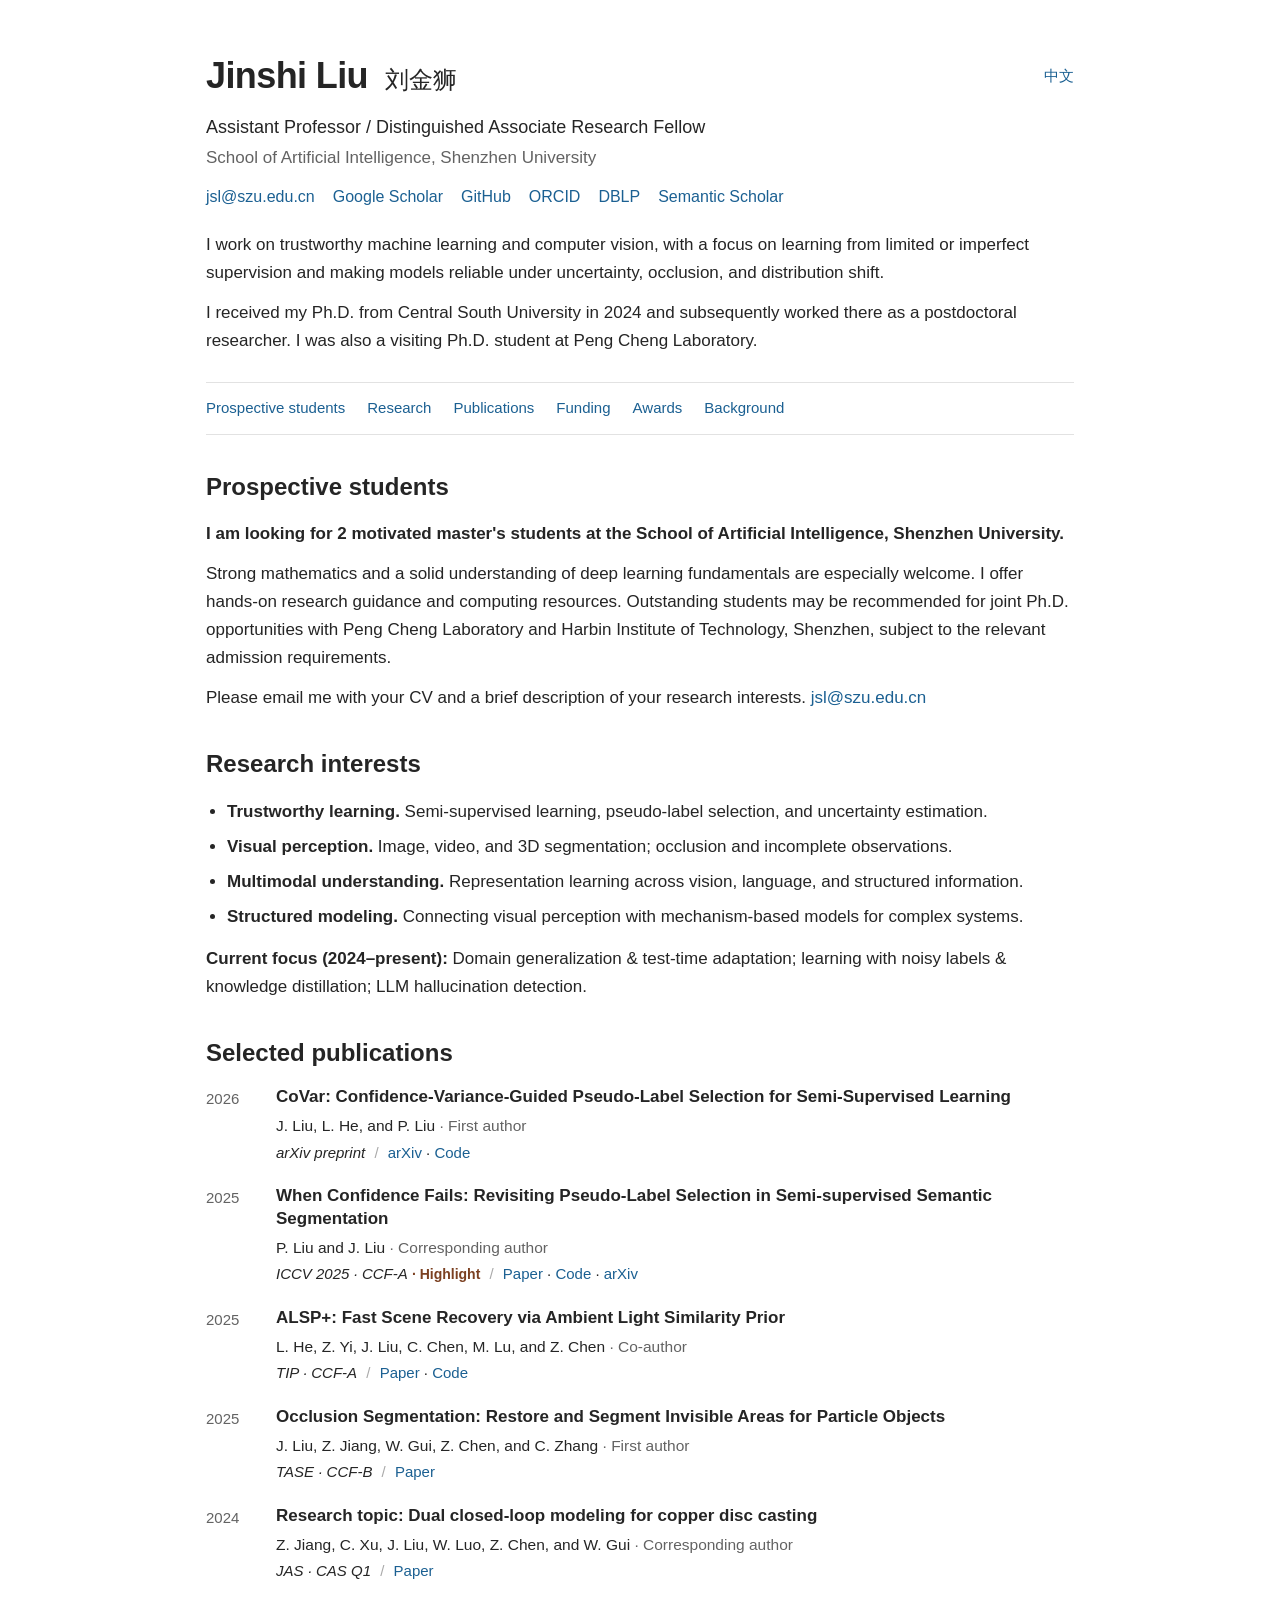
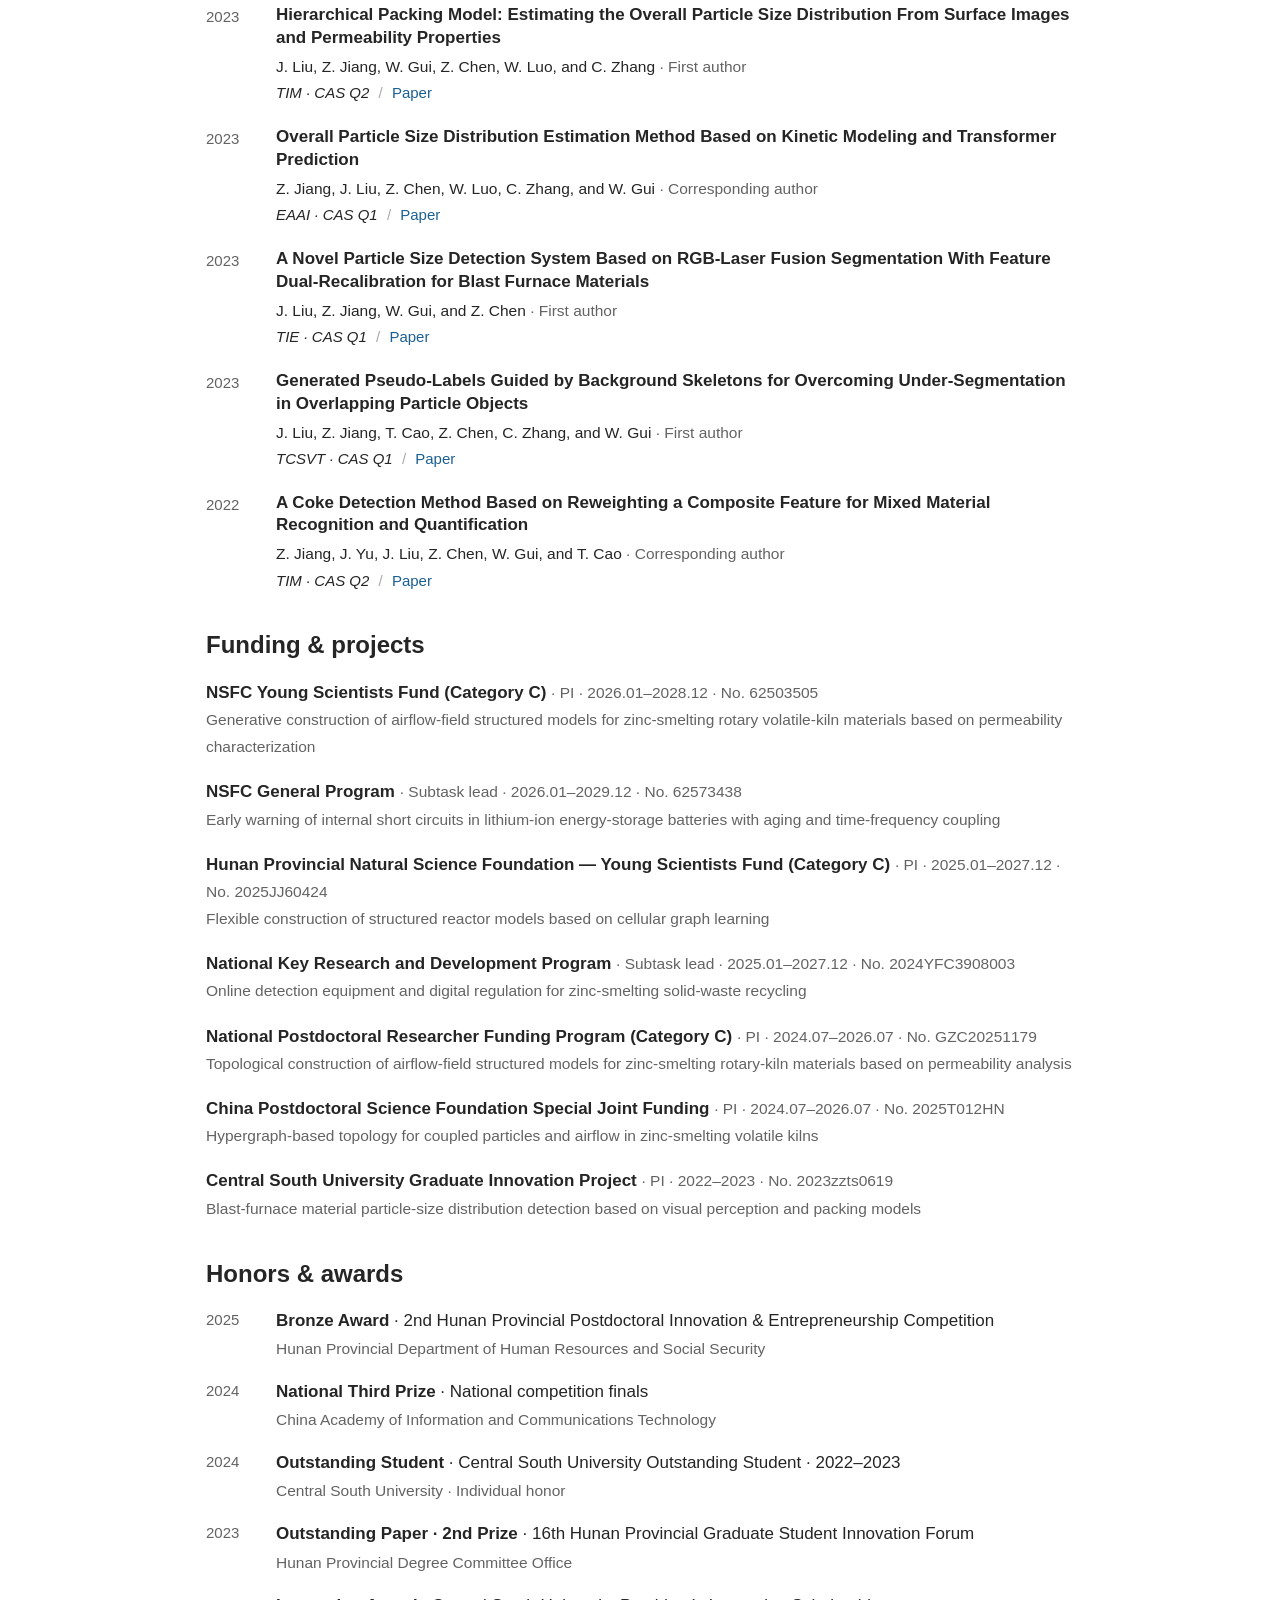
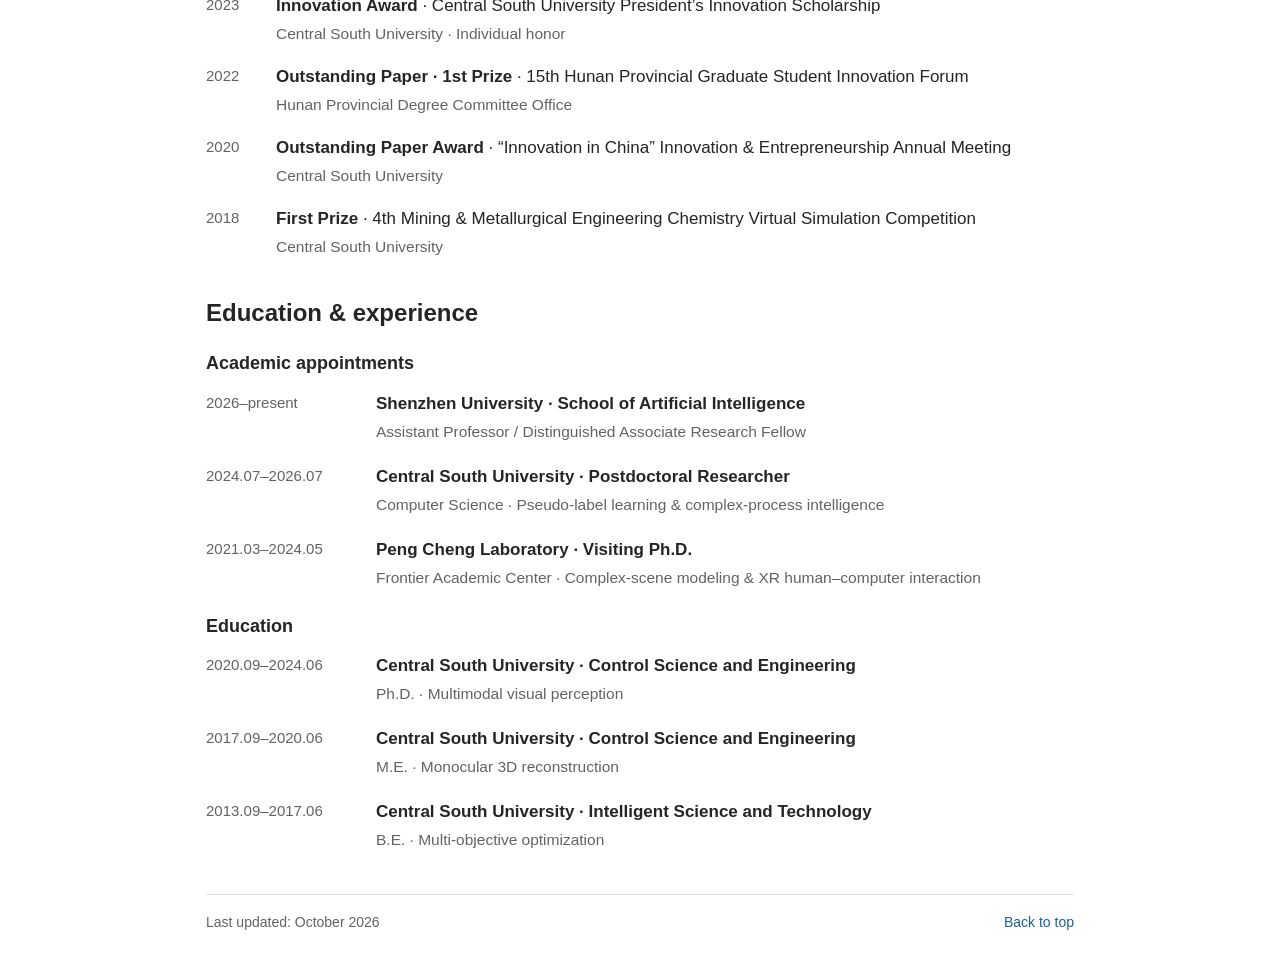
<file: index.html>
<!doctype html>
<html lang="en">
<head>
  <meta charset="UTF-8">
  <meta name="viewport" content="width=device-width, initial-scale=1">
  <meta name="description" content="I work on trustworthy machine learning and computer vision, with a focus on learning from limited or imperfect supervision and making models reliable under uncertainty, occlusion, and distribution shift.">
  <meta name="theme-color" content="#ffffff">
  <link rel="canonical" href="https://ljs11528.github.io/">
  <title>Jinshi Liu | Shenzhen University</title>
  <link rel="stylesheet" href="styles.css">
  <script src="script.js" defer></script>
</head>
<body>
  <a class="skip-link" href="#main">Skip to content</a>
  <div class="page">
    <header class="profile" id="top">
      <div class="name-row">
        <h1>Jinshi Liu <span lang="zh-CN">刘金狮</span></h1>
        <button id="lang-toggle" type="button" aria-label="切换到中文" hidden>中文</button>
      </div>
      <p data-copy="profile.role" class="role">Assistant Professor / Distinguished Associate Research Fellow</p>
      <p data-copy="profile.affiliation" class="affiliation">School of Artificial Intelligence, Shenzhen University</p>
      <div class="contact-links" id="contact" aria-label="Contact and academic profiles">
        <a href="mailto:jsl@szu.edu.cn">jsl@szu.edu.cn</a>
        <a href="https://scholar.google.com/citations?user=Ep-tr-wAAAAJ&amp;hl=zh-CN&amp;oi=ao" target="_blank" rel="noopener noreferrer">Google Scholar</a>
        <a href="https://github.com/ljs11528" target="_blank" rel="noopener noreferrer">GitHub</a>
        <a href="https://orcid.org/0000-0001-6308-5599" target="_blank" rel="noopener noreferrer">ORCID</a>
        <a href="https://dblp.org/pid/313/1300.html" target="_blank" rel="noopener noreferrer">DBLP</a>
        <a href="https://www.semanticscholar.org/author/Jinshi-Liu/2156927807" target="_blank" rel="noopener noreferrer">Semantic Scholar</a>
      </div>
      <p data-copy="profile.bio" class="bio">I work on trustworthy machine learning and computer vision, with a focus on learning from limited or imperfect supervision and making models reliable under uncertainty, occlusion, and distribution shift.</p>
      <p data-copy="profile.background" class="bio">I received my Ph.D. from Central South University in 2024 and subsequently worked there as a postdoctoral researcher. I was also a visiting Ph.D. student at Peng Cheng Laboratory.</p>
    </header>
    <nav class="section-nav" aria-label="Sections">
      <a href="#recruitment" data-copy="recruit.title">Prospective students</a>
      <a href="#research" data-copy="nav.research">Research</a>
      <a href="#publications" data-copy="nav.publications">Publications</a>
      <a href="#projects" data-copy="nav.projects">Funding</a>
      <a href="#awards" data-copy="nav.awards">Awards</a>
      <a href="#background" data-copy="nav.background">Background</a>
    </nav>
    <main id="main">
      <section id="recruitment" aria-labelledby="recruitment-title">
        <h2 data-copy="recruit.title" id="recruitment-title">Prospective students</h2>
        <p><strong data-copy="recruit.lead">I am looking for 2 motivated master&#39;s students at the School of Artificial Intelligence, Shenzhen University.</strong></p>
        <p data-copy="recruit.text">Strong mathematics and a solid understanding of deep learning fundamentals are especially welcome. I offer hands-on research guidance and computing resources. Outstanding students may be recommended for joint Ph.D. opportunities with Peng Cheng Laboratory and Harbin Institute of Technology, Shenzhen, subject to the relevant admission requirements.</p>
        <p><span data-copy="recruit.contact">Please email me with your CV and a brief description of your research interests.</span> <a href="mailto:jsl@szu.edu.cn">jsl@szu.edu.cn</a></p>
      </section>
      <section id="research" aria-labelledby="research-title">
        <h2 data-copy="research.title" id="research-title">Research interests</h2>
        <ul class="research-list" data-content="research">
<!-- research:start -->
<li><strong>Trustworthy learning.</strong> Semi-supervised learning, pseudo-label selection, and uncertainty estimation.</li>
<li><strong>Visual perception.</strong> Image, video, and 3D segmentation; occlusion and incomplete observations.</li>
<li><strong>Multimodal understanding.</strong> Representation learning across vision, language, and structured information.</li>
<li><strong>Structured modeling.</strong> Connecting visual perception with mechanism-based models for complex systems.</li>
<!-- research:end -->
</ul>
        <p class="current-focus"><strong data-copy="research.focusLabel">Current focus (2024–present):</strong> <span data-copy="research.focus">Domain generalization &amp; test-time adaptation; learning with noisy labels &amp; knowledge distillation; LLM hallucination detection.</span></p>
      </section>
      <section id="publications" aria-labelledby="publications-title">
        <h2 data-copy="publications.title" id="publications-title">Selected publications</h2>
        <ul class="dated-list publication-list" data-content="publications">
<!-- publications:start -->
<li class="dated-item publication"><span class="date">2026</span><div><h3><a href="https://arxiv.org/abs/2601.11670" target="_blank" rel="noopener noreferrer">CoVar: Confidence-Variance-Guided Pseudo-Label Selection for Semi-Supervised Learning</a></h3><p class="authors">J. Liu, L. He, and P. Liu <span class="muted">· First author</span></p><p class="publication-meta"><span class="venue">arXiv preprint</span> <span class="link-separator">/</span> <a href="https://arxiv.org/abs/2601.11670" target="_blank" rel="noopener noreferrer">arXiv</a> · <a href="https://github.com/ljs11528/CoVar_Pseudo_Label_Selection" target="_blank" rel="noopener noreferrer">Code</a></p></div></li>
<li class="dated-item publication"><span class="date">2025</span><div><h3><a href="https://doi.org/10.1109/ICCV51701.2025.02031" target="_blank" rel="noopener noreferrer">When Confidence Fails: Revisiting Pseudo-Label Selection in Semi-supervised Semantic Segmentation</a></h3><p class="authors">P. Liu and J. Liu <span class="muted">· Corresponding author</span></p><p class="publication-meta"><span class="venue">ICCV 2025 · CCF-A</span> <strong class="highlight">· Highlight</strong> <span class="link-separator">/</span> <a href="https://doi.org/10.1109/ICCV51701.2025.02031" target="_blank" rel="noopener noreferrer">Paper</a> · <a href="https://github.com/PanLiuCSU/CSL" target="_blank" rel="noopener noreferrer">Code</a> · <a href="https://arxiv.org/abs/2509.16704" target="_blank" rel="noopener noreferrer">arXiv</a></p></div></li>
<li class="dated-item publication"><span class="date">2025</span><div><h3><a href="https://doi.org/10.1109/TIP.2025.3586514" target="_blank" rel="noopener noreferrer">ALSP+: Fast Scene Recovery via Ambient Light Similarity Prior</a></h3><p class="authors">L. He, Z. Yi, J. Liu, C. Chen, M. Lu, and Z. Chen <span class="muted">· Co-author</span></p><p class="publication-meta"><span class="venue">TIP · CCF-A</span> <span class="link-separator">/</span> <a href="https://doi.org/10.1109/TIP.2025.3586514" target="_blank" rel="noopener noreferrer">Paper</a> · <a href="https://github.com/heyuanlei/ALSP" target="_blank" rel="noopener noreferrer">Code</a></p></div></li>
<li class="dated-item publication"><span class="date">2025</span><div><h3><a href="https://doi.org/10.1109/TASE.2024.3450900" target="_blank" rel="noopener noreferrer">Occlusion Segmentation: Restore and Segment Invisible Areas for Particle Objects</a></h3><p class="authors">J. Liu, Z. Jiang, W. Gui, Z. Chen, and C. Zhang <span class="muted">· First author</span></p><p class="publication-meta"><span class="venue">TASE · CCF-B</span> <span class="link-separator">/</span> <a href="https://doi.org/10.1109/TASE.2024.3450900" target="_blank" rel="noopener noreferrer">Paper</a></p></div></li>
<li class="dated-item publication"><span class="date">2024</span><div><h3><a href="https://www.ieee-jas.net/en/article/doi/10.1109/JAS.2023.123777" target="_blank" rel="noopener noreferrer">Research topic: Dual closed-loop modeling for copper disc casting</a></h3><p class="authors">Z. Jiang, C. Xu, J. Liu, W. Luo, Z. Chen, and W. Gui <span class="muted">· Corresponding author</span></p><p class="publication-meta"><span class="venue">JAS · CAS Q1</span> <span class="link-separator">/</span> <a href="https://www.ieee-jas.net/en/article/doi/10.1109/JAS.2023.123777" target="_blank" rel="noopener noreferrer">Paper</a></p></div></li>
<li class="dated-item publication"><span class="date">2023</span><div><h3><a href="https://doi.org/10.1109/TIM.2023.3338717" target="_blank" rel="noopener noreferrer">Hierarchical Packing Model: Estimating the Overall Particle Size Distribution From Surface Images and Permeability Properties</a></h3><p class="authors">J. Liu, Z. Jiang, W. Gui, Z. Chen, W. Luo, and C. Zhang <span class="muted">· First author</span></p><p class="publication-meta"><span class="venue">TIM · CAS Q2</span> <span class="link-separator">/</span> <a href="https://doi.org/10.1109/TIM.2023.3338717" target="_blank" rel="noopener noreferrer">Paper</a></p></div></li>
<li class="dated-item publication"><span class="date">2023</span><div><h3><a href="https://doi.org/10.1016/j.engappai.2023.107517" target="_blank" rel="noopener noreferrer">Overall Particle Size Distribution Estimation Method Based on Kinetic Modeling and Transformer Prediction</a></h3><p class="authors">Z. Jiang, J. Liu, Z. Chen, W. Luo, C. Zhang, and W. Gui <span class="muted">· Corresponding author</span></p><p class="publication-meta"><span class="venue">EAAI · CAS Q1</span> <span class="link-separator">/</span> <a href="https://doi.org/10.1016/j.engappai.2023.107517" target="_blank" rel="noopener noreferrer">Paper</a></p></div></li>
<li class="dated-item publication"><span class="date">2023</span><div><h3><a href="https://doi.org/10.1109/TIE.2022.3219054" target="_blank" rel="noopener noreferrer">A Novel Particle Size Detection System Based on RGB-Laser Fusion Segmentation With Feature Dual-Recalibration for Blast Furnace Materials</a></h3><p class="authors">J. Liu, Z. Jiang, W. Gui, and Z. Chen <span class="muted">· First author</span></p><p class="publication-meta"><span class="venue">TIE · CAS Q1</span> <span class="link-separator">/</span> <a href="https://doi.org/10.1109/TIE.2022.3219054" target="_blank" rel="noopener noreferrer">Paper</a></p></div></li>
<li class="dated-item publication"><span class="date">2023</span><div><h3><a href="https://doi.org/10.1109/TCSVT.2022.3230451" target="_blank" rel="noopener noreferrer">Generated Pseudo-Labels Guided by Background Skeletons for Overcoming Under-Segmentation in Overlapping Particle Objects</a></h3><p class="authors">J. Liu, Z. Jiang, T. Cao, Z. Chen, C. Zhang, and W. Gui <span class="muted">· First author</span></p><p class="publication-meta"><span class="venue">TCSVT · CAS Q1</span> <span class="link-separator">/</span> <a href="https://doi.org/10.1109/TCSVT.2022.3230451" target="_blank" rel="noopener noreferrer">Paper</a></p></div></li>
<li class="dated-item publication"><span class="date">2022</span><div><h3><a href="https://doi.org/10.1109/TIM.2022.3216662" target="_blank" rel="noopener noreferrer">A Coke Detection Method Based on Reweighting a Composite Feature for Mixed Material Recognition and Quantification</a></h3><p class="authors">Z. Jiang, J. Yu, J. Liu, Z. Chen, W. Gui, and T. Cao <span class="muted">· Corresponding author</span></p><p class="publication-meta"><span class="venue">TIM · CAS Q2</span> <span class="link-separator">/</span> <a href="https://doi.org/10.1109/TIM.2022.3216662" target="_blank" rel="noopener noreferrer">Paper</a></p></div></li>
<!-- publications:end -->
</ul>
      </section>
      <section id="projects" aria-labelledby="projects-title">
        <h2 data-copy="projects.title" id="projects-title">Funding &amp; projects</h2>
        <ul class="project-list" data-content="projects">
<!-- projects:start -->
<li><strong>NSFC Young Scientists Fund (Category C)</strong> <span class="muted">· PI · 2026.01–2028.12 · No. 62503505</span><br><span class="project-topic">Generative construction of airflow-field structured models for zinc-smelting rotary volatile-kiln materials based on permeability characterization</span></li>
<li><strong>NSFC General Program</strong> <span class="muted">· Subtask lead · 2026.01–2029.12 · No. 62573438</span><br><span class="project-topic">Early warning of internal short circuits in lithium-ion energy-storage batteries with aging and time-frequency coupling</span></li>
<li><strong>Hunan Provincial Natural Science Foundation — Young Scientists Fund (Category C)</strong> <span class="muted">· PI · 2025.01–2027.12 · No. 2025JJ60424</span><br><span class="project-topic">Flexible construction of structured reactor models based on cellular graph learning</span></li>
<li><strong>National Key Research and Development Program</strong> <span class="muted">· Subtask lead · 2025.01–2027.12 · No. 2024YFC3908003</span><br><span class="project-topic">Online detection equipment and digital regulation for zinc-smelting solid-waste recycling</span></li>
<li><strong>National Postdoctoral Researcher Funding Program (Category C)</strong> <span class="muted">· PI · 2024.07–2026.07 · No. GZC20251179</span><br><span class="project-topic">Topological construction of airflow-field structured models for zinc-smelting rotary-kiln materials based on permeability analysis</span></li>
<li><strong>China Postdoctoral Science Foundation Special Joint Funding</strong> <span class="muted">· PI · 2024.07–2026.07 · No. 2025T012HN</span><br><span class="project-topic">Hypergraph-based topology for coupled particles and airflow in zinc-smelting volatile kilns</span></li>
<li><strong>Central South University Graduate Innovation Project</strong> <span class="muted">· PI · 2022–2023 · No. 2023zzts0619</span><br><span class="project-topic">Blast-furnace material particle-size distribution detection based on visual perception and packing models</span></li>
<!-- projects:end -->
</ul>
      </section>
      <section id="awards" aria-labelledby="awards-title">
        <h2 data-copy="awards.title" id="awards-title">Honors &amp; awards</h2>
        <ul class="dated-list award-list" data-content="awards">
<!-- awards:start -->
<li class="dated-item"><span class="date">2025</span><div><strong>Bronze Award</strong> · 2nd Hunan Provincial Postdoctoral Innovation &amp; Entrepreneurship Competition<br><span class="muted">Hunan Provincial Department of Human Resources and Social Security</span></div></li>
<li class="dated-item"><span class="date">2024</span><div><strong>National Third Prize</strong> · National competition finals<br><span class="muted">China Academy of Information and Communications Technology</span></div></li>
<li class="dated-item"><span class="date">2024</span><div><strong>Outstanding Student</strong> · Central South University Outstanding Student · 2022–2023<br><span class="muted">Central South University · Individual honor</span></div></li>
<li class="dated-item"><span class="date">2023</span><div><strong>Outstanding Paper · 2nd Prize</strong> · 16th Hunan Provincial Graduate Student Innovation Forum<br><span class="muted">Hunan Provincial Degree Committee Office</span></div></li>
<li class="dated-item"><span class="date">2023</span><div><strong>Innovation Award</strong> · Central South University President’s Innovation Scholarship<br><span class="muted">Central South University · Individual honor</span></div></li>
<li class="dated-item"><span class="date">2022</span><div><strong>Outstanding Paper · 1st Prize</strong> · 15th Hunan Provincial Graduate Student Innovation Forum<br><span class="muted">Hunan Provincial Degree Committee Office</span></div></li>
<li class="dated-item"><span class="date">2020</span><div><strong>Outstanding Paper Award</strong> · “Innovation in China” Innovation &amp; Entrepreneurship Annual Meeting<br><span class="muted">Central South University</span></div></li>
<li class="dated-item"><span class="date">2018</span><div><strong>First Prize</strong> · 4th Mining &amp; Metallurgical Engineering Chemistry Virtual Simulation Competition<br><span class="muted">Central South University</span></div></li>
<!-- awards:end -->
</ul>
      </section>
      <section id="background" aria-labelledby="background-title">
        <h2 data-copy="background.title" id="background-title">Education &amp; experience</h2>
        <h3 data-copy="background.experience" class="subheading">Academic appointments</h3>
        <ul class="dated-list background-list" data-content="experience">
<!-- experience:start -->
<li class="dated-item"><span class="date">2026–present</span><div><strong>Shenzhen University · School of Artificial Intelligence</strong><br><span class="muted">Assistant Professor / Distinguished Associate Research Fellow</span></div></li>
<li class="dated-item"><span class="date">2024.07–2026.07</span><div><strong>Central South University · Postdoctoral Researcher</strong><br><span class="muted">Computer Science · Pseudo-label learning &amp; complex-process intelligence</span></div></li>
<li class="dated-item"><span class="date">2021.03–2024.05</span><div><strong>Peng Cheng Laboratory · Visiting Ph.D.</strong><br><span class="muted">Frontier Academic Center · Complex-scene modeling &amp; XR human–computer interaction</span></div></li>
<!-- experience:end -->
</ul>
        <h3 data-copy="background.education" class="subheading">Education</h3>
        <ul class="dated-list background-list" data-content="education">
<!-- education:start -->
<li class="dated-item"><span class="date">2020.09–2024.06</span><div><strong>Central South University · Control Science and Engineering</strong><br><span class="muted">Ph.D. · Multimodal visual perception</span></div></li>
<li class="dated-item"><span class="date">2017.09–2020.06</span><div><strong>Central South University · Control Science and Engineering</strong><br><span class="muted">M.E. · Monocular 3D reconstruction</span></div></li>
<li class="dated-item"><span class="date">2013.09–2017.06</span><div><strong>Central South University · Intelligent Science and Technology</strong><br><span class="muted">B.E. · Multi-objective optimization</span></div></li>
<!-- education:end -->
</ul>
      </section>
    </main>
    <footer>
      <span data-copy="footer.updated">Last updated: October 2026</span>
      <a href="#top" data-copy="footer.back">Back to top</a>
    </footer>
  </div>
</body>
</html>
</file>
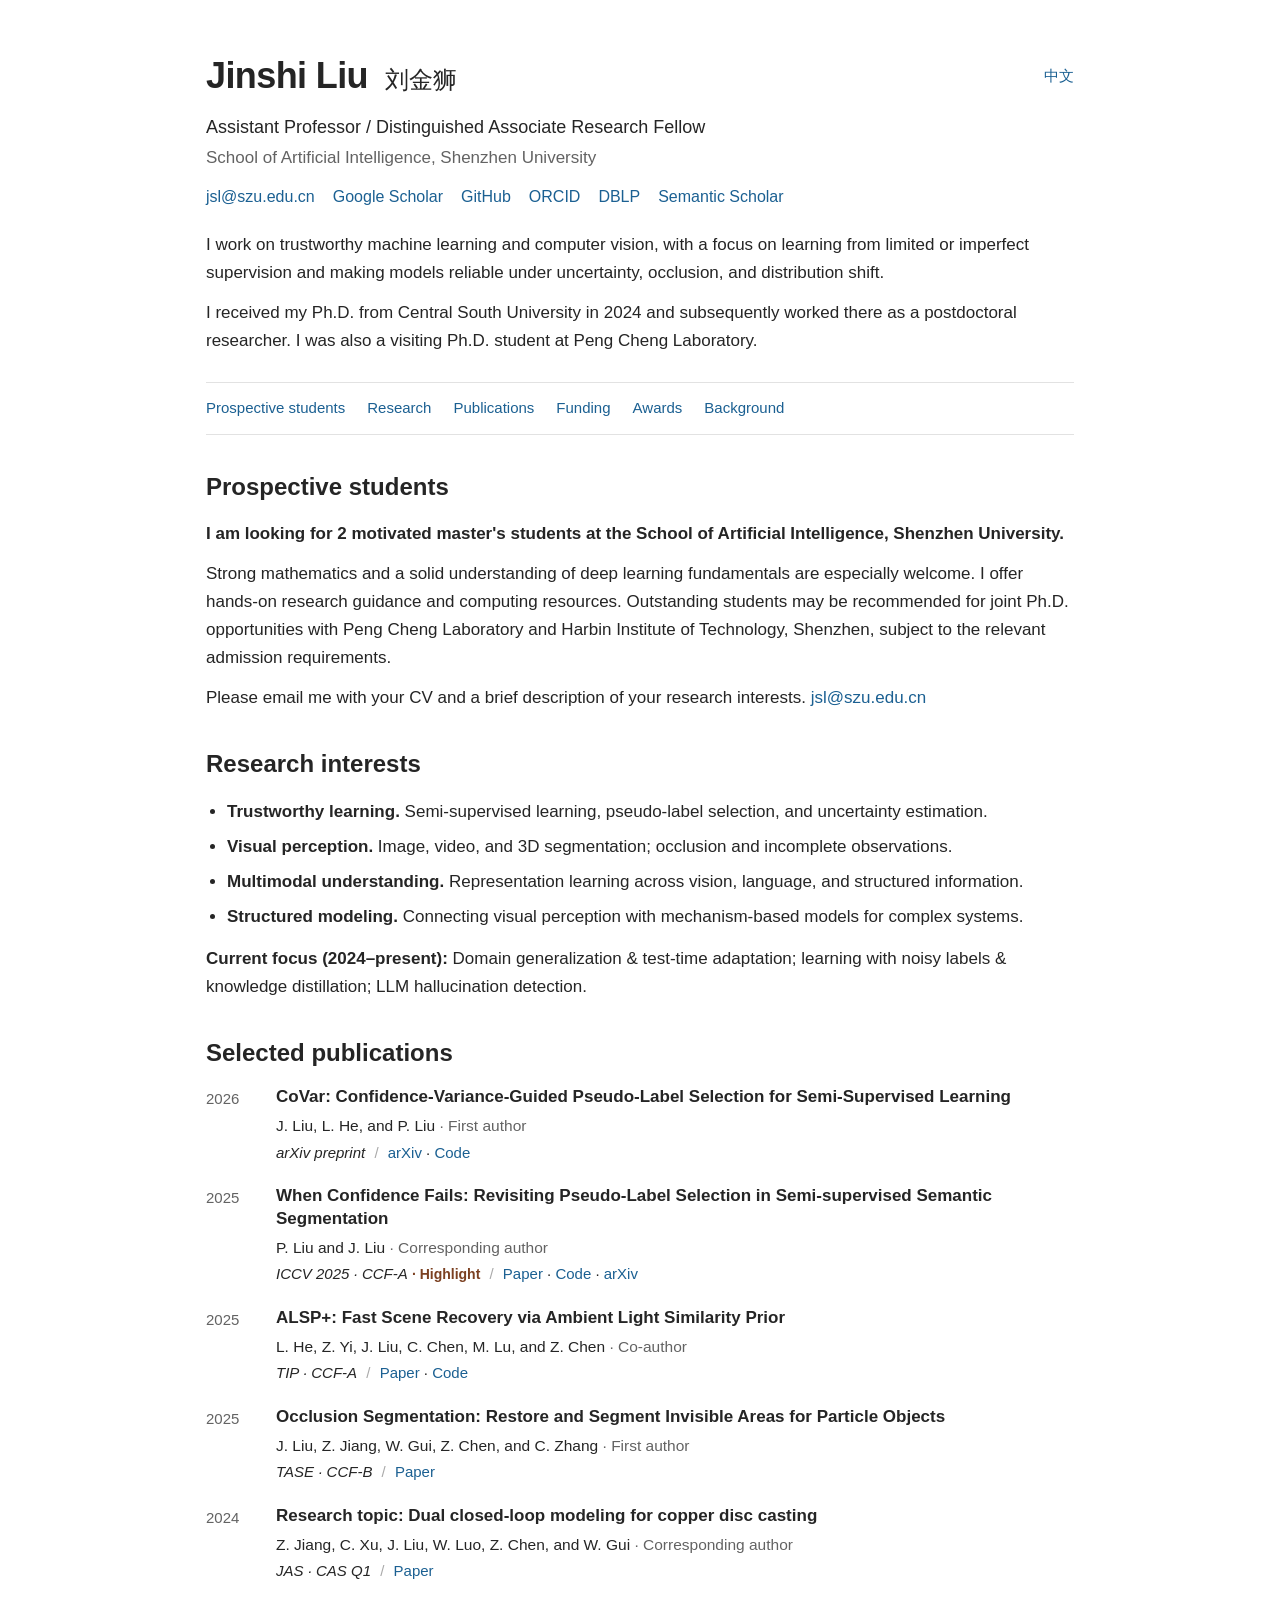
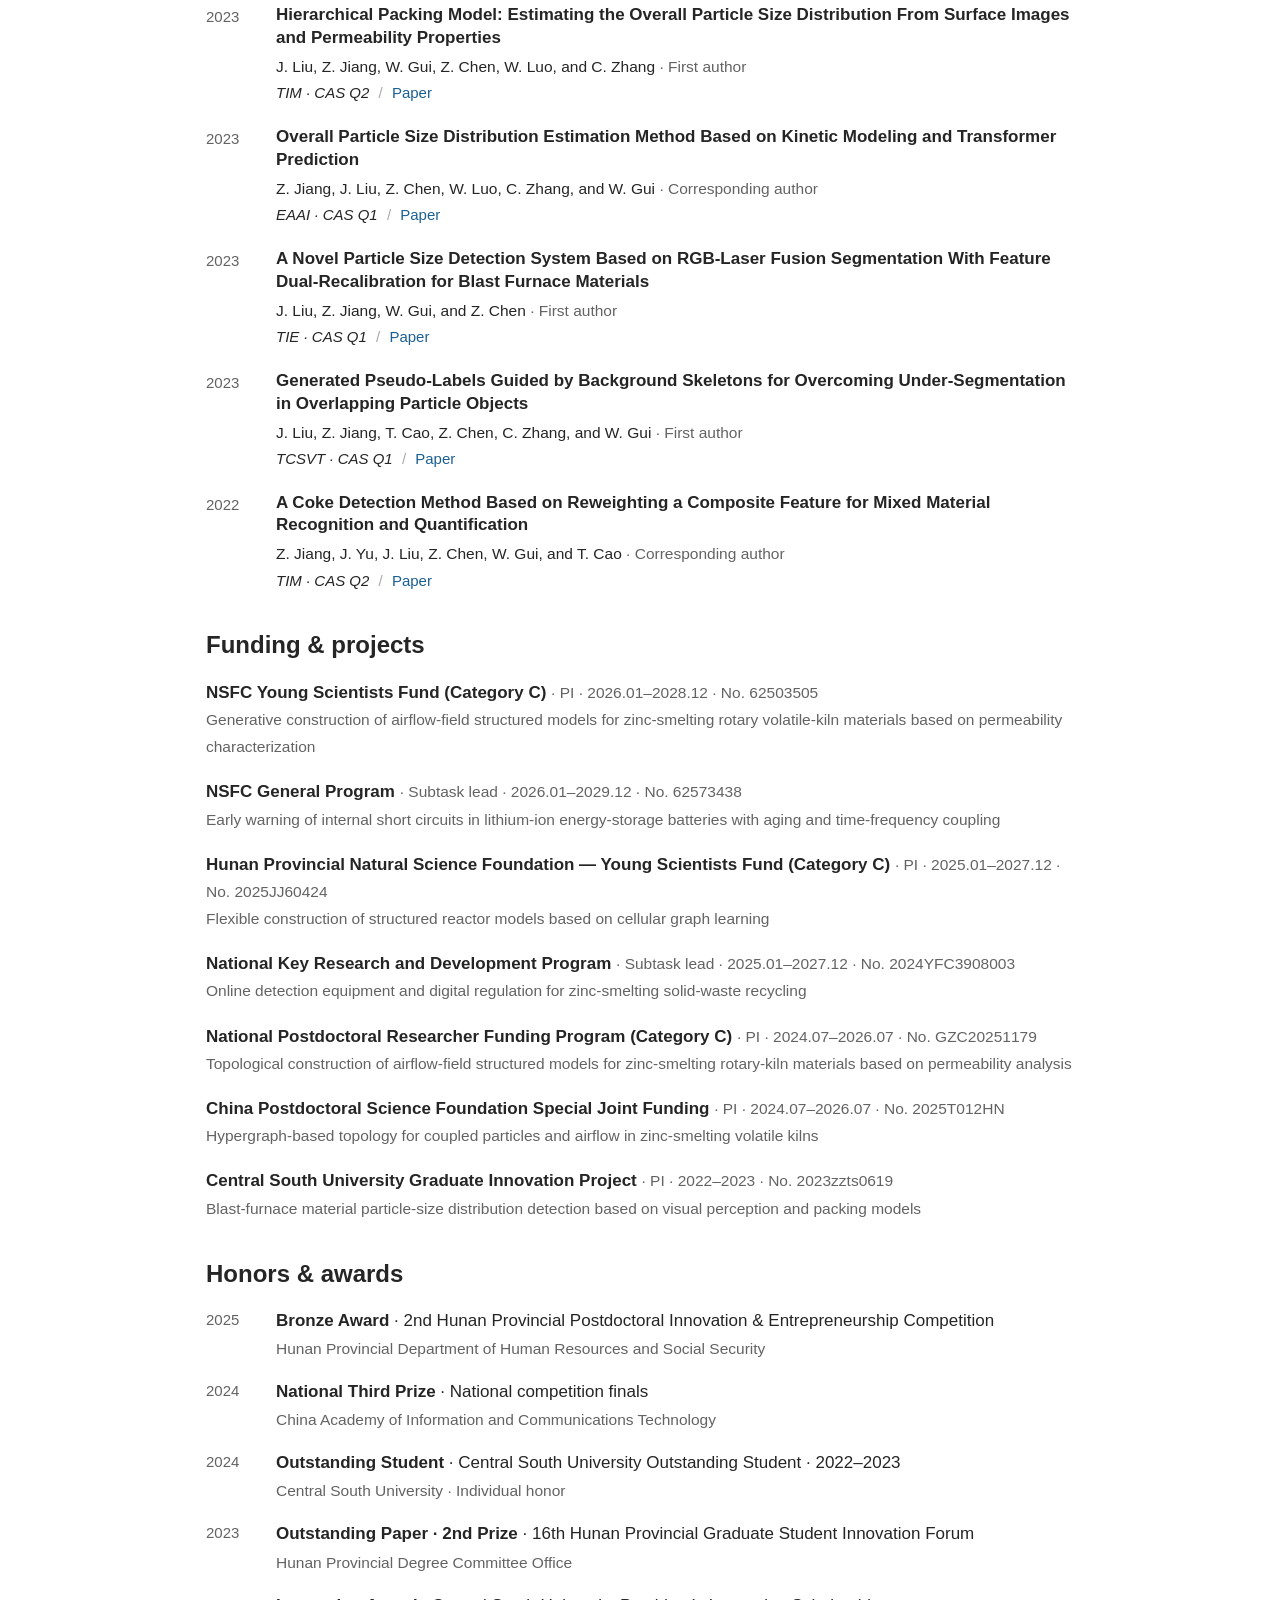
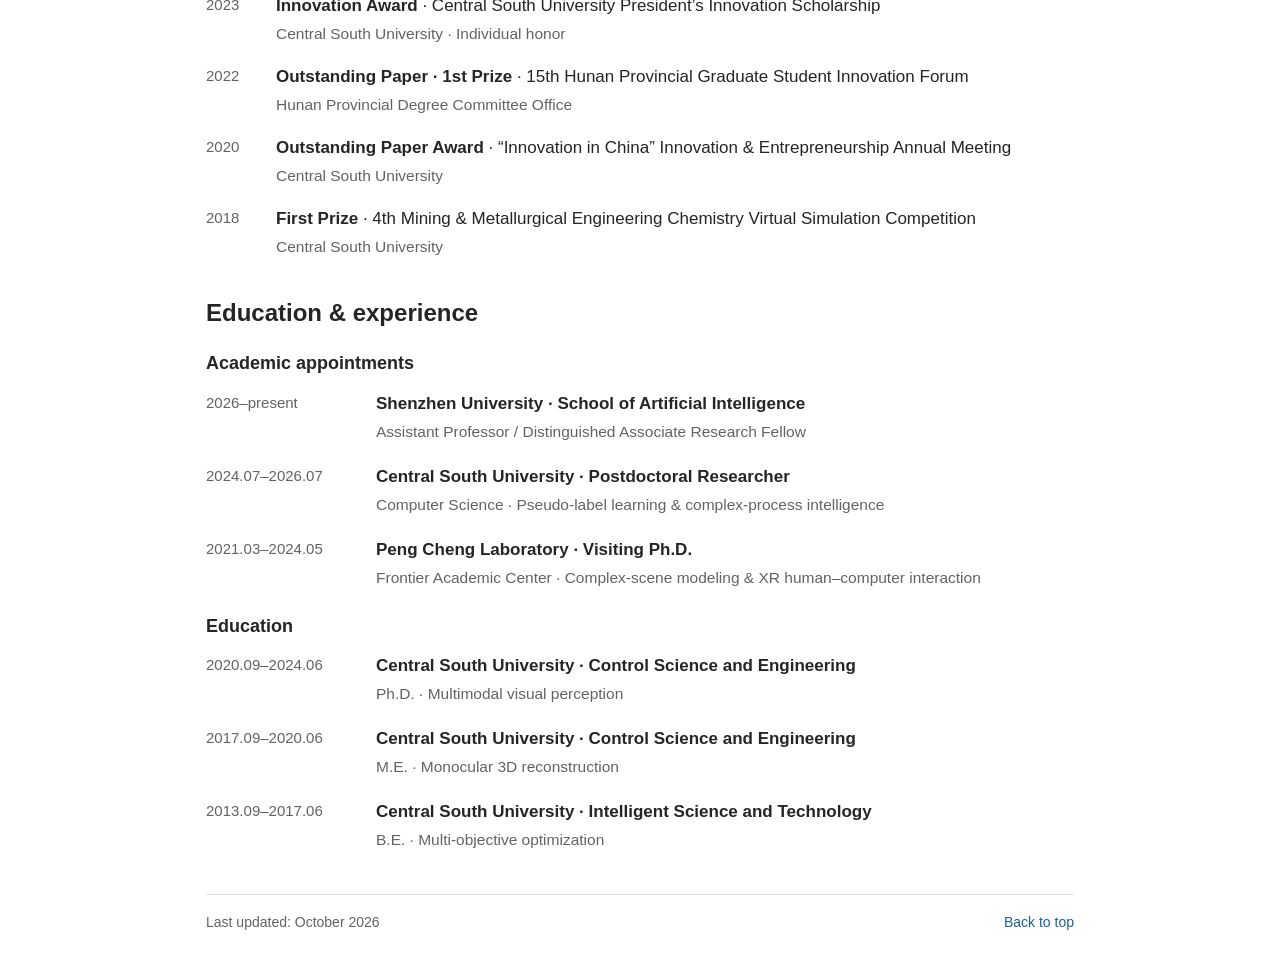
<file: liujinshi.github.io/index.html>
<!doctype html>
<html lang="en">
<head>
  <meta charset="UTF-8">
  <meta name="viewport" content="width=device-width, initial-scale=1">
  <meta name="robots" content="noindex">
  <link rel="canonical" href="https://ljs11528.github.io/">
  <title>Jinshi Liu — Homepage moved</title>
  <script>
    window.location.replace("https://ljs11528.github.io/" + window.location.search + window.location.hash);
  </script>
  <noscript><meta http-equiv="refresh" content="0;url=https://ljs11528.github.io/"></noscript>
</head>
<body>
  <p>The homepage has moved to <a href="https://ljs11528.github.io/">ljs11528.github.io</a>.</p>
</body>
</html>
</file>
<file: styles.css>
:root {
  color-scheme: light;
  --text: #252525;
  --muted: #636363;
  --link: #1b6092;
  --line: #e2e2e2;
}
* { box-sizing: border-box; }
html { scroll-padding-top: 24px; }
body {
  margin: 0;
  background: #fff;
  color: var(--text);
  font: 17px/1.65 Arial, "Helvetica Neue", "PingFang SC", "Microsoft YaHei", sans-serif;
  -webkit-text-size-adjust: 100%;
}
.page { max-width: 924px; margin: 0 auto; padding: 52px 28px 28px; }
a { color: var(--link); text-decoration: none; }
a:hover { text-decoration: underline; }
a:focus-visible, button:focus-visible { outline: 2px solid var(--link); outline-offset: 4px; }
p { margin: 0 0 12px; }
strong { font-weight: 600; }
h1, h2, h3 { line-height: 1.35; }
h1 { margin: 0; font-size: 36px; font-weight: 600; letter-spacing: -0.6px; }
h1 span { margin-left: 8px; font-size: 24px; font-weight: 400; letter-spacing: 0; }
h2 { margin: 0 0 17px; font-size: 24px; font-weight: 600; }
h3 { margin: 0; font-size: 17px; font-weight: 600; }
.name-row { display: flex; justify-content: space-between; align-items: center; gap: 16px; margin-bottom: 12px; }
#lang-toggle {
  flex-shrink: 0;
  padding: 4px 0 4px 12px;
  border: 0;
  color: var(--link);
  background: transparent;
  font: inherit;
  font-size: 15px;
  cursor: pointer;
}
.role { margin-bottom: 2px; font-size: 18px; }
.affiliation { margin-bottom: 12px; color: var(--muted); }
.contact-links { display: flex; flex-wrap: wrap; gap: 4px 18px; margin: 0 0 20px; font-size: 16px; }
.bio { margin-bottom: 12px; }
.section-nav { display: flex; flex-wrap: wrap; gap: 7px 22px; margin: 27px 0 0; padding: 13px 0; border-block: 1px solid var(--line); font-size: 15px; }
section { margin-top: 36px; }
ul { margin: 0; padding-left: 21px; }
.research-list li { margin-bottom: 7px; }
.current-focus { margin-top: 14px; }
.dated-list, .project-list { list-style: none; padding: 0; }
.dated-item { display: grid; grid-template-columns: 56px minmax(0, 1fr); gap: 14px; margin-bottom: 20px; }
.date { color: var(--muted); font-size: 15px; padding-top: 1px; font-variant-numeric: tabular-nums; }
.publication h3 a { color: var(--text); }
.publication h3 a:hover { color: var(--link); }
.authors { margin: 5px 0 3px; font-size: 15.5px; line-height: 1.5; }
.publication-meta { margin: 0; font-size: 15px; line-height: 1.65; }
.venue { font-style: italic; }
.highlight { color: #7b4021; font-size: 14px; }
.link-separator { color: #aaa; margin: 0 5px; }
.muted, .project-topic { color: var(--muted); }
.project-list li { margin-bottom: 18px; line-height: 1.6; }
.project-list .muted, .project-topic { font-size: 15.5px; }
.award-list .dated-item { margin-bottom: 15px; }
.award-list .muted, .background-list .muted { font-size: 15.5px; }
.subheading { margin: 22px 0 14px; font-size: 18px; }
.background-list .dated-item { grid-template-columns: 156px minmax(0, 1fr); margin-bottom: 17px; }
footer { display: flex; justify-content: space-between; gap: 16px; margin-top: 40px; padding-top: 16px; border-top: 1px solid var(--line); color: var(--muted); font-size: 14px; }
.skip-link { position: absolute; top: -100px; left: 20px; padding: 8px 12px; background: #fff; }
.skip-link:focus { top: 12px; }
@media (max-width: 600px) {
  .page { padding: 28px 20px 24px; }
  h1 { font-size: 30px; }
  h1 span { font-size: 21px; margin-left: 5px; }
  .name-row { gap: 10px; }
  .role { font-size: 17px; }
  .contact-links { gap: 4px 16px; }
  .section-nav { gap: 8px 18px; }
  section { margin-top: 30px; }
  h2 { font-size: 23px; }
  .dated-item { grid-template-columns: 43px minmax(0, 1fr); gap: 10px; }
  .background-list .dated-item { grid-template-columns: 1fr; gap: 3px; }
  .background-list .date { font-size: 14px; }
}
@media (max-width: 360px) {
  h1 { font-size: 27px; }
  h1 span { font-size: 19px; }
  .page { padding-inline: 16px; }
}
@media print {
  .page { max-width: none; padding: 0; }
  .section-nav, #lang-toggle, .skip-link, footer a { display: none; }
  a { color: inherit; }
  section { margin-top: 24px; }
  .dated-item, .project-list li { break-inside: avoid; }
}
</file>
